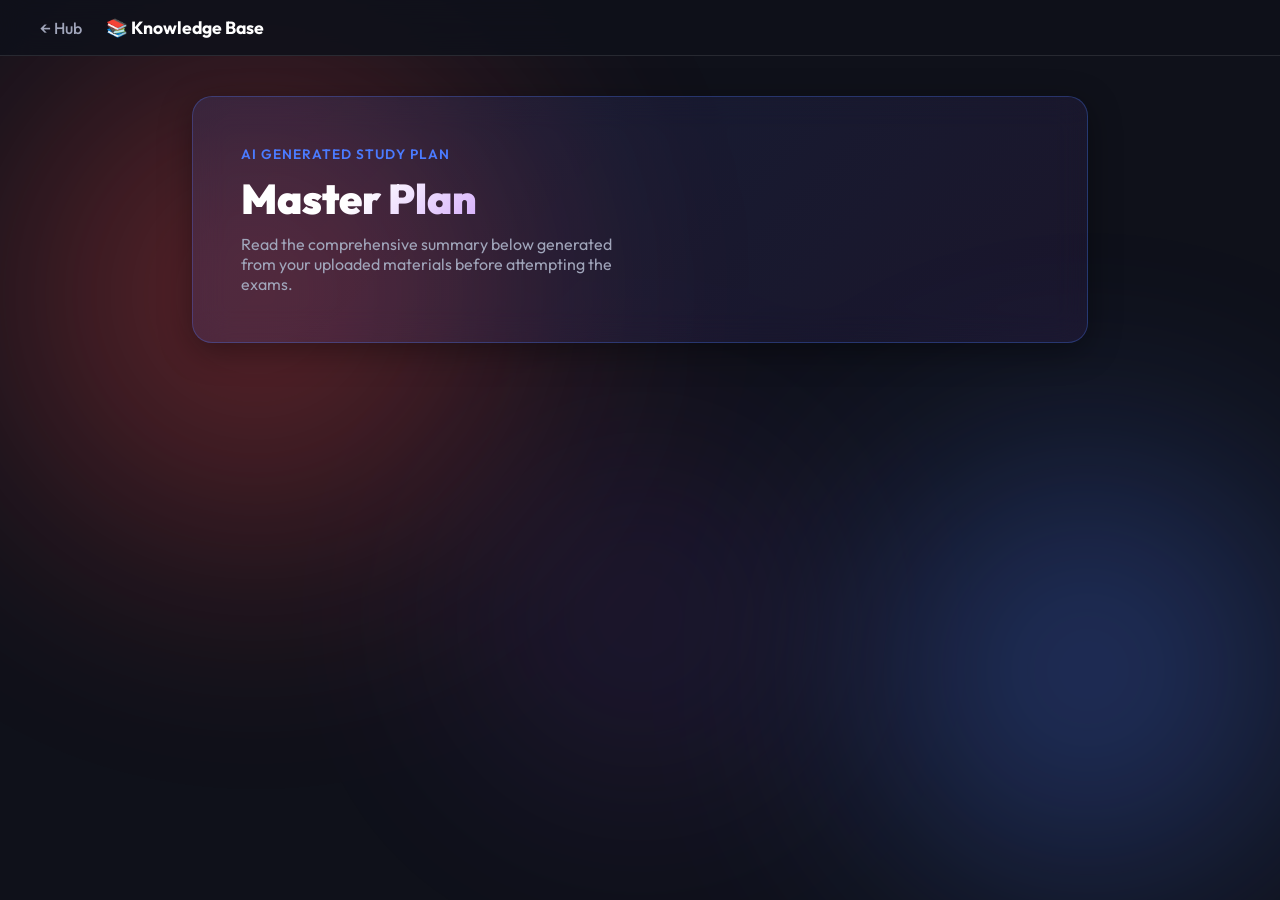
<file: dynamic_knowledge.html>
<!DOCTYPE html>
<html lang="en">
<head>
    <meta charset="UTF-8">
    <meta name="viewport" content="width=device-width, initial-scale=1.0">
    <title>Knowledge Base</title>
    <!-- PWA & iOS Meta Tags -->
    <link rel="manifest" href="manifest.json">
    <meta name="theme-color" content="#0f111a">
    <meta name="apple-mobile-web-app-capable" content="yes">
    
    <link rel="preconnect" href="https://fonts.googleapis.com">
    <link rel="preconnect" href="https://fonts.gstatic.com" crossorigin>
    <link href="https://fonts.googleapis.com/css2?family=Outfit:wght@300;400;500;700;900&display=swap" rel="stylesheet">
    <link rel="stylesheet" href="styles.css">
    <link rel="stylesheet" href="knowledge.css">
</head>
<body>
    <div class="dynamic-background">
        <div class="glow-orb red"></div>
        <div class="glow-orb blue"></div>
        <div class="glow-orb purple"></div>
    </div>

    <!-- NAV -->
    <nav class="kb-nav">
        <a href="#" id="back-link" class="nav-back">← Hub</a>
        <span class="nav-title" id="kb-nav-title">📚 Knowledge Base</span>
    </nav>

    <div class="kb-container">
        <!-- HERO -->
        <header class="kb-hero glass-card">
            <div class="hero-text">
                <p class="hero-tag" id="kb-tag">AI Generated Study Plan</p>
                <h1 id="kb-title">Master Plan</h1>
                <p class="hero-sub">Read the comprehensive summary below generated from your uploaded materials before attempting the exams.</p>
            </div>
        </header>

        <!-- Dynamic Content Mount -->
        <div id="dynamic-content-mount">
            <!-- Overall Summary goes here -->
        </div>

        <div id="chapters-mount" style="margin-top: 40px;">
            <!-- Chapter summaries go here -->
        </div>
    </div>

    <script>
        const urlParams = new URLSearchParams(window.location.search);
        const moduleName = urlParams.get('module');
        const reqChapter = urlParams.get('chapter');
        const reqChapters = urlParams.get('chapters') ? urlParams.get('chapters').split(',') : null;
        
        document.getElementById('back-link').href = moduleName ? `module_hub.html?module=${encodeURIComponent(moduleName)}` : 'index.html';
        if(moduleName) {
            document.getElementById('kb-nav-title').innerText = "📚 " + moduleName;
            
            let titleStr = moduleName + " Overview";
            if (reqChapter) titleStr = reqChapter + " Notes";
            else if (reqChapters) titleStr = "Combined Notes";
            
            document.getElementById('kb-title').innerText = titleStr;
            document.title = titleStr + " - Knowledge Base";
        }

        function renderDynamicKnowledge() {
            let dict = JSON.parse(localStorage.getItem('dynamic_modules') || '[]');
            let mod = dict.find(m => m.name === moduleName);
            if(!mod) return;

            const contentMount = document.getElementById('dynamic-content-mount');
            // Only show master plan if we are looking at the overall module (no specific chapters requested)
            if (!reqChapter && !reqChapters) {
                if (mod.overallSummary) {
                    const section = document.createElement('section');
                    section.className = 'kb-section glass-card';
                    section.style.padding = '2rem';
                    section.innerHTML = `
                        <h2 style="color:#a855f7; margin-bottom:1rem;">Module Master Plan</h2>
                        <div style="line-height:1.6; color:#b0bdc8;">${mod.overallSummary}</div>
                    `;
                    contentMount.appendChild(section);
                } else {
                    contentMount.innerHTML = '<p style="text-align:center; color:#a0a5ba; margin-top:20px;">No overall summary generated yet. Add more chapters to compile a Master Plan.</p>';
                }
            }

            const chapMount = document.getElementById('chapters-mount');
            if (mod.chapters && mod.chapters.length > 0) {
                mod.chapters.forEach(chap => {
                    if(!chap.summary) return;
                    
                    // Filter logic
                    if(reqChapter && chap.name !== reqChapter) return;
                    if(reqChapters && !reqChapters.includes(chap.name)) return;
                    
                    const section = document.createElement('section');
                    section.className = 'kb-section';
                    
                    if (chap.isAIEnhanced === false) {
                        // Fallback purely for legacy modules that weren't processed
                        section.innerHTML = `
                            <div class="section-header">
                                <span class="section-icon">📄</span>
                                <div><h2>${chap.name} (Legacy Unprocessed)</h2></div>
                            </div>
                            <div class="glass-card" style="padding:1.5rem; line-height:1.6; color:#b0bdc8;">
                                <div class="info-card accent-purple" style="margin-bottom:15px;">
                                    <strong>Unprocessed PDF:</strong> Please delete and re-upload this chapter. The app will now automatically queue it and generate the proper AI layout over time.
                                </div>
                            </div>
                        `;
                    } else {
                        section.innerHTML = `
                            <div class="section-header">
                                <span class="section-icon">📖</span>
                                <div><h2>${chap.name}</h2></div>
                            </div>
                            <div class="glass-card" style="padding:1.5rem; line-height:1.6; color:#b0bdc8;">
                                ${chap.summary}
                            </div>
                        `;
                    }
                    chapMount.appendChild(section);
                });
            }
        }

        window.onload = renderDynamicKnowledge;
    </script>
</body>
</html>
</file>
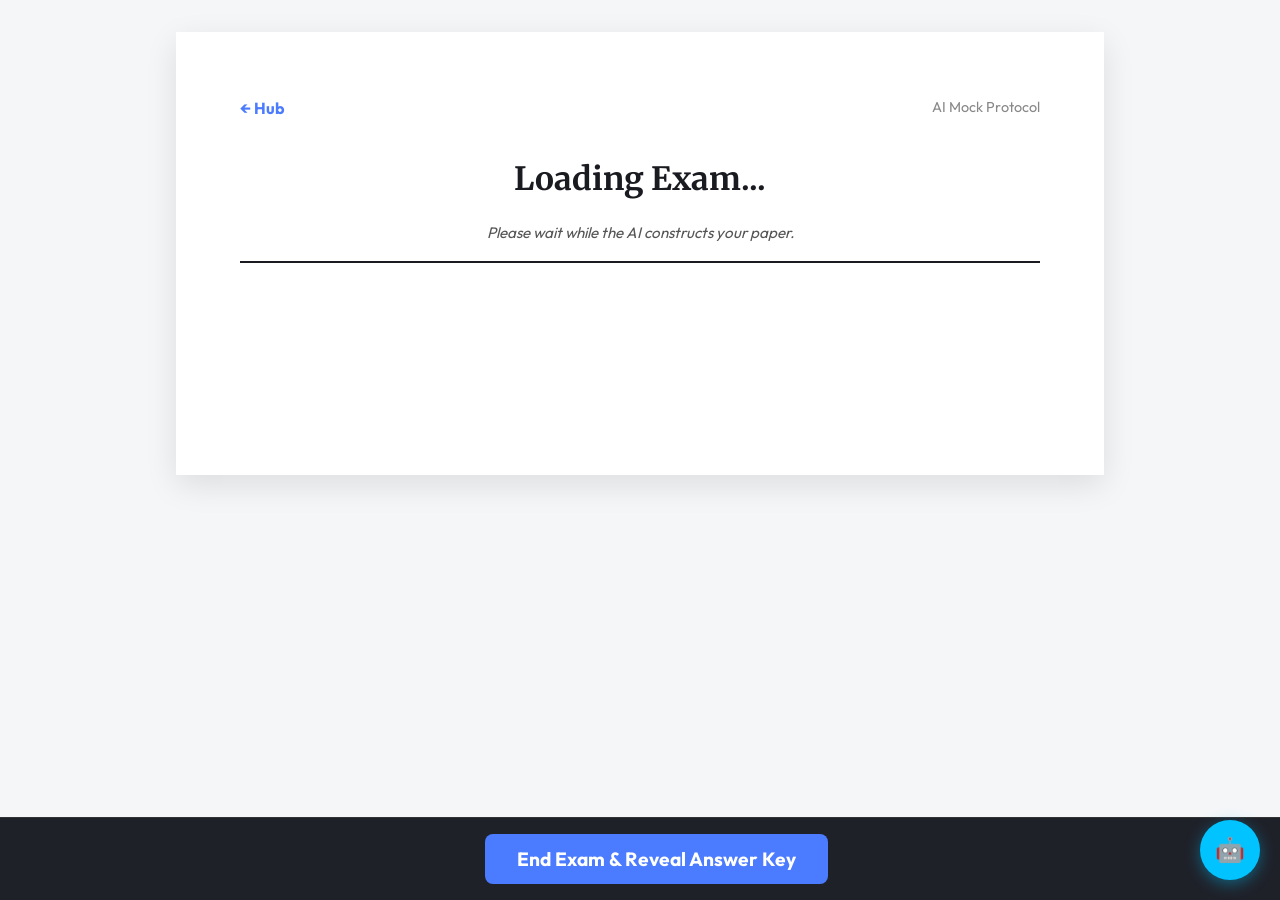
<file: exam_paper.html>
<!DOCTYPE html>
<html lang="en">
<head>
    <meta charset="UTF-8">
    <meta name="viewport" content="width=device-width, initial-scale=1.0">
    <title>Mock Exam Paper</title>
    <!-- PWA & iOS Meta Tags -->
    <link rel="manifest" href="manifest.json">
    <meta name="theme-color" content="#ffffff">
    
    <link rel="preconnect" href="https://fonts.googleapis.com">
    <link rel="preconnect" href="https://fonts.gstatic.com" crossorigin>
    <link href="https://fonts.googleapis.com/css2?family=Merriweather:wght@300;400;700&family=Outfit:wght@300;500;700&display=swap" rel="stylesheet">
    
    <!-- Unique styling for exam paper reading layout (Light Mode feeling) -->
    <style>
        body {
            background-color: #f4f6f8;
            color: #1a1b20;
            font-family: 'Merriweather', serif; /* Serif for official paper feel */
            margin: 0;
            padding: 0;
            line-height: 1.6;
        }

        .paper-container {
            max-width: 800px;
            margin: 2rem auto;
            background: white;
            padding: 4rem;
            box-shadow: 0 10px 30px rgba(0,0,0,0.1);
            position: relative;
        }

        .nav-header {
            font-family: 'Outfit', sans-serif;
            margin-bottom: 2rem;
            display: flex;
            justify-content: space-between;
        }
        
        .nav-header a {
            color: #4b7bff;
            text-decoration: none;
            font-weight: bold;
        }

        .exam-header {
            text-align: center;
            border-bottom: 2px solid #1a1b20;
            padding-bottom: 1rem;
            margin-bottom: 3rem;
        }

        .exam-header h1 {
            font-size: 2rem;
            margin: 0 0 1rem 0;
        }

        .exam-instructions {
            font-style: italic;
            color: #555;
            font-size: 0.95rem;
            font-family: 'Outfit', sans-serif;
        }

        .question-block {
            margin-bottom: 3rem;
        }

        .main-prompt {
            font-weight: bold;
            font-size: 1.1rem;
            margin-bottom: 1.5rem;
        }

        .sub-question {
            margin-bottom: 2rem;
            padding-left: 2rem;
            position: relative;
        }

        .sq-id {
            position: absolute;
            left: 0;
            font-weight: bold;
        }

        .user-input {
            width: 100%;
            min-height: 100px;
            margin-top: 10px;
            padding: 10px;
            border: 1px solid #ccc;
            border-radius: 4px;
            font-family: 'Outfit', sans-serif;
            font-size: 1rem;
            resize: vertical;
            background: #fafafa;
        }

        /* Grading Mode Styles */
        .grading-panel {
            position: fixed;
            bottom: 0; left: 0; width: 100%;
            background: rgba(20, 22, 30, 0.95);
            backdrop-filter: blur(10px);
            padding: 1rem;
            display: flex;
            justify-content: center;
            border-top: 1px solid #333;
            z-index: 100;
        }

        .btn {
            font-family: 'Outfit', sans-serif;
            background: #4b7bff;
            color: white;
            border: none;
            padding: 0.8rem 2rem;
            font-size: 1.2rem;
            border-radius: 8px;
            cursor: pointer;
            font-weight: bold;
        }
        .btn:hover { background: #3a60cc; }

        .answer-key {
            display: none;
            margin-top: 15px;
            padding: 15px;
            background: #e6fced;
            border-left: 4px solid #00e676;
            font-family: 'Outfit', sans-serif;
            font-size: 0.95rem;
        }

        .answer-key.visible {
            display: block;
        }

        @media (max-width: 800px) {
            .paper-container { margin: 0; padding: 2rem; }
        }
    </style>
</head>
<body>
    
    <div class="paper-container">
        <div class="nav-header">
            <a href="#" id="back-link">← Hub</a>
            <span style="color: #888; font-size: 0.9rem;">AI Mock Protocol</span>
        </div>

        <div class="exam-header">
            <h1 id="exam-title">Loading Exam...</h1>
            <div class="exam-instructions" id="exam-inst">Please wait while the AI constructs your paper.</div>
        </div>

        <div id="paper-mount">
            <!-- Questions rendered here -->
        </div>

        <!-- Space for the fixed bottom bar -->
        <div style="height: 100px;"></div>
    </div>

    <div class="grading-panel">
        <button class="btn" id="check-answers-btn">End Exam & Reveal Answer Key</button>
    </div>

    <script>
        const urlParams = new URLSearchParams(window.location.search);
        const moduleName = urlParams.get('module');
        const examName = urlParams.get('exam');
        
        document.getElementById('back-link').href = moduleName ? `module_hub.html?module=${encodeURIComponent(moduleName)}` : 'index.html';

        let currentExam = null;

        function loadExam() {
            let dict = JSON.parse(localStorage.getItem('dynamic_modules') || '[]');
            let mod = dict.find(m => m.name === moduleName);
            if(!mod || !mod.exams) return;

            currentExam = mod.exams.find(e => e.name === examName);
            if(!currentExam) return;

            document.getElementById('exam-title').innerText = currentExam.title;
            document.getElementById('exam-inst').innerText = currentExam.instructions || "Attempt all questions in the provided space.";
            document.title = currentExam.title;

            renderQuestions();
        }

        function renderQuestions() {
            const mount = document.getElementById('paper-mount');
            mount.innerHTML = '';

            currentExam.questions.forEach(q => {
                const block = document.createElement('div');
                block.className = 'question-block';
                
                block.innerHTML = `<div class="main-prompt">Q${q.number}. ${q.prompt}</div>`;

                if(q.subQuestions) {
                    q.subQuestions.forEach(sq => {
                        const sqDiv = document.createElement('div');
                        sqDiv.className = 'sub-question';
                        
                        // Find the matching answer dynamically
                        const matchingAns = currentExam.answers.find(a => a.id === sq.id) || { answerHtml: "No answer key provided." };

                        sqDiv.innerHTML = `
                            <span class="sq-id">(${sq.id})</span>
                            <div class="sq-text">${sq.text}</div>
                            <textarea class="user-input" placeholder="Write your response here..."></textarea>
                            <div class="answer-key" id="ans-${sq.id}">
                                ${matchingAns.answerHtml}
                            </div>
                        `;
                        block.appendChild(sqDiv);
                    });
                }
                
                mount.appendChild(block);
            });
        }

        document.getElementById('check-answers-btn').addEventListener('click', (e) => {
            const btn = e.target;
            if(btn.innerText === 'End Exam & Reveal Answer Key') {
                if(confirm("Are you sure you want to end the exam and reveal all solutions?")) {
                    document.querySelectorAll('.answer-key').forEach(el => el.classList.add('visible'));
                    document.querySelectorAll('.user-input').forEach(el => {
                        el.readOnly = true; 
                        el.style.backgroundColor = "#eef0f2";
                        el.style.color = "#555";
                    });
                    btn.innerText = "Exam Graded. Return to Hub.";
                    btn.style.backgroundColor = "#a855f7";
                }
            } else {
                window.location.href = `module_hub.html?module=${encodeURIComponent(moduleName)}`;
            }
        });

        window.onload = loadExam;

        window.getCurrentChatContext = function() {
            if(!currentExam) return "Student is at exam paper but it hasn't loaded.";
            return `Student is taking this Mock Exam: ${currentExam.title}.\nExam Instructions: ${currentExam.instructions || ''}\nQuestions in this exam point back to the uploaded past paper.`;
        };
    </script>
    <script src="ai_service.js"></script>
    <script src="chatbot.js"></script>
</body>
</html>
</file>
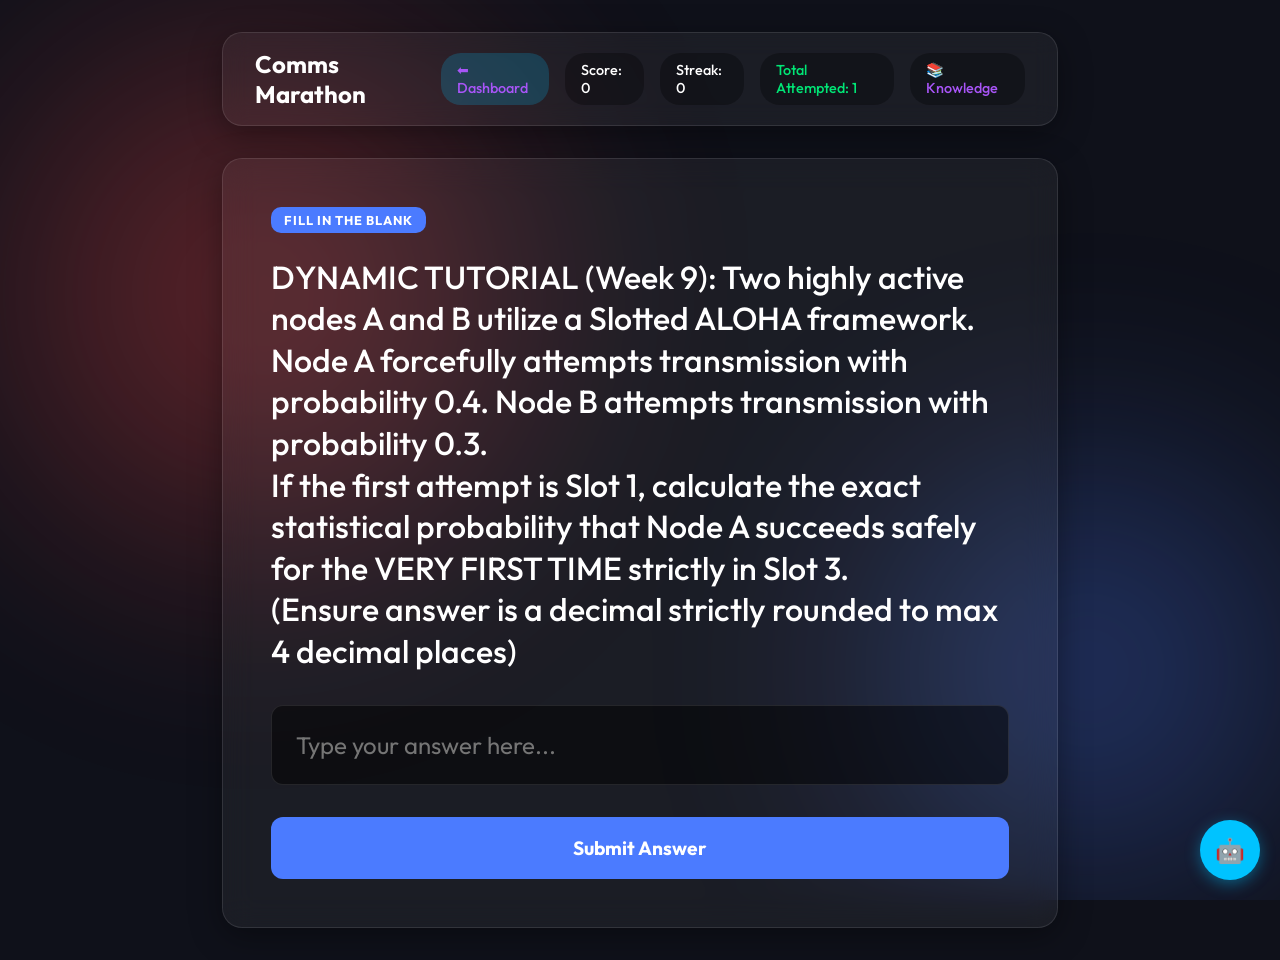
<file: quiz.html>
<!DOCTYPE html>
<html lang="en">
<head>
    <meta charset="UTF-8">
    <meta name="viewport" content="width=device-width, initial-scale=1.0">
    <title>Computer Communications - Endless Marathon</title>
    <!-- PWA & iOS Meta Tags -->
    <link rel="manifest" href="manifest.json">
    <meta name="theme-color" content="#0f111a">
    <meta name="apple-mobile-web-app-capable" content="yes">
    <meta name="apple-mobile-web-app-status-bar-style" content="black-translucent">
    <link rel="apple-touch-icon" href="icon.png">

    <!-- Google Fonts: Outfit -->
    <link rel="preconnect" href="https://fonts.googleapis.com">
    <link rel="preconnect" href="https://fonts.gstatic.com" crossorigin>
    <link href="https://fonts.googleapis.com/css2?family=Outfit:wght@300;500;700&display=swap" rel="stylesheet">
    <!-- Local Styles -->
    <link rel="stylesheet" href="styles.css">
</head>
<body>
    <div class="dynamic-background">
        <div class="glow-orb red"></div>
        <div class="glow-orb blue"></div>
    </div>

    <div class="app-container">
        <!-- Header -->
        <header class="glass-header">
            <h1 class="title" id="quiz-title">Comms Marathon</h1>
            <div class="stats">
                <a href="index.html" class="stat-pill kb-link" style="background: rgba(0, 195, 255, 0.2);">⬅ Dashboard</a>
                <div class="stat-pill">Score: <span id="score">0</span></div>
                <div class="stat-pill">Streak: <span id="streak">0</span></div>
                <div class="stat-pill streak-hot" id="marathon-count">Question: 1</div>
                <a href="knowledge.html" class="stat-pill kb-link" id="knowledge-btn">📚 Knowledge</a>
            </div>
        </header>

        <!-- Main Question Area -->
        <main class="question-container glass-card" id="quiz-card">
            <div class="question-type-badge" id="q-type">Multiple Choice</div>
            <h2 class="question-prompt" id="q-prompt">Loading question...</h2>
            
            <!-- Dynamic Content Mount Point -->
            <div id="q-mount" class="mount-point">
                <!-- Rendered dynamically by JS -->
            </div>
            
            <button id="submit-btn" class="action-btn" style="display:none;">Submit Answer</button>
        </main>

        <!-- Feedback Overlay -->
        <div class="feedback-overlay hidden" id="feedback-modal">
            <div class="feedback-card">
                <h2 id="feedback-title">Incorrect</h2>
                <div class="explanation-box" id="feedback-explanation">
                    Detailed explanation goes here.
                </div>
                <button id="next-btn" class="action-btn">Got it! Next Question</button>
            </div>
        </div>
    </div>

    <!-- Logic -->
    <script src="data.js"></script>
    <script src="app.js"></script>
    <script src="ai_service.js"></script>
    <script src="chatbot.js"></script>
    <!-- Service Worker Registration -->
    <script>
        if ('serviceWorker' in navigator) {
            window.addEventListener('load', () => {
                navigator.serviceWorker.register('sw.js');
            });
        }
    </script>
</body>
</html>
</file>
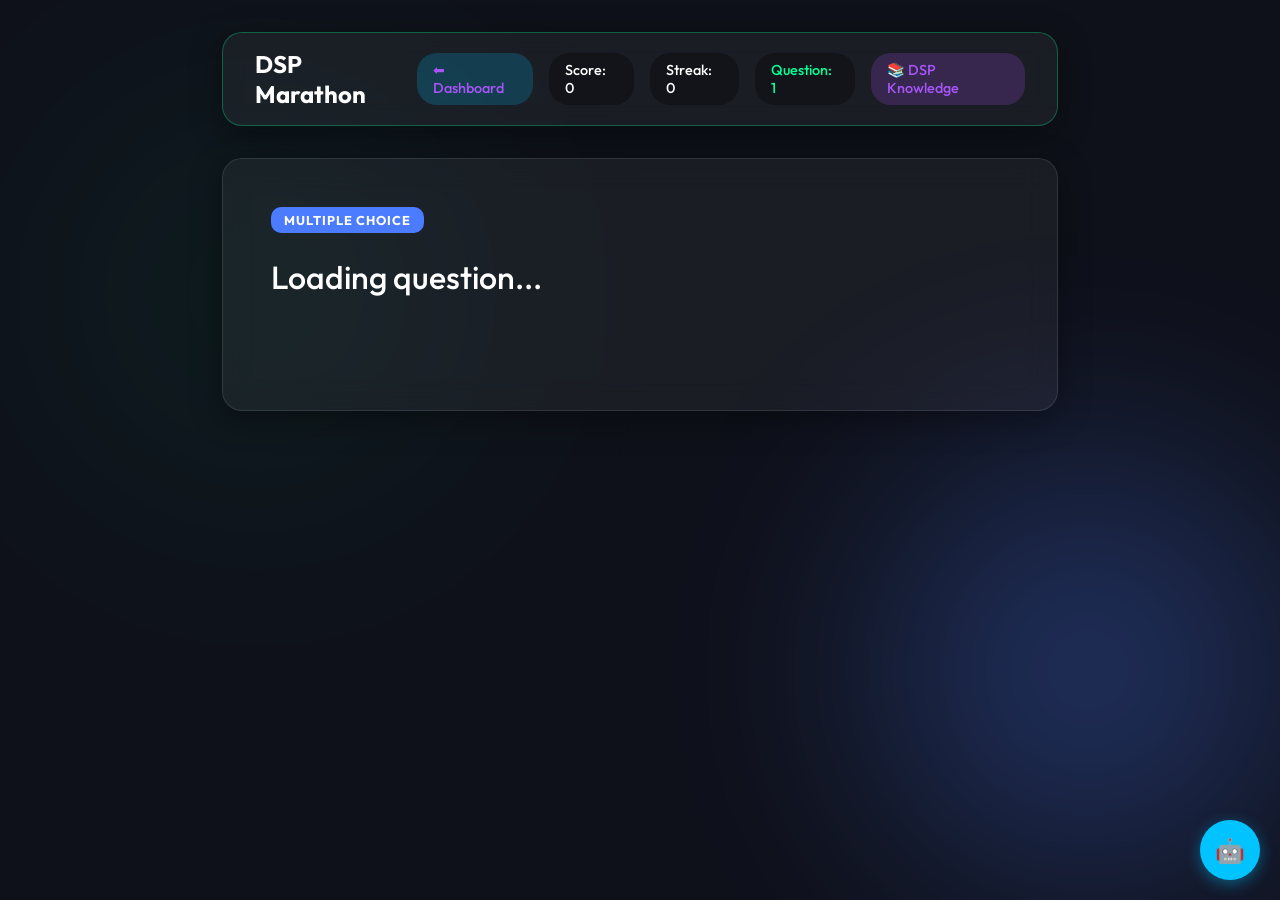
<file: quiz_dsp.html>
<!DOCTYPE html>
<html lang="en">
<head>
    <meta charset="UTF-8">
    <meta name="viewport" content="width=device-width, initial-scale=1.0">
    <title>Digital Signal Processing - Endless Marathon</title>
    <!-- PWA & iOS Meta Tags -->
    <link rel="manifest" href="manifest.json">
    <meta name="theme-color" content="#0f111a">
    <meta name="apple-mobile-web-app-capable" content="yes">
    <meta name="apple-mobile-web-app-status-bar-style" content="black-translucent">
    <link rel="apple-touch-icon" href="icon.png">

    <!-- Google Fonts: Outfit -->
    <link rel="preconnect" href="https://fonts.googleapis.com">
    <link rel="preconnect" href="https://fonts.gstatic.com" crossorigin>
    <link href="https://fonts.googleapis.com/css2?family=Outfit:wght@300;500;700&display=swap" rel="stylesheet">
    <!-- Local Styles -->
    <link rel="stylesheet" href="styles.css">
</head>
<body>
    <div class="dynamic-background">
        <div class="glow-orb red" style="background: radial-gradient(circle, rgba(0,255,150,0.15) 0%, rgba(0,255,150,0) 70%);"></div>
        <div class="glow-orb blue"></div>
    </div>

    <div class="app-container">
        <!-- Header -->
        <header class="glass-header" style="border-color: rgba(0,255,150,0.3);">
            <h1 class="title" id="quiz-title">DSP Marathon</h1>
            <div class="stats">
                <a href="index.html" class="stat-pill kb-link" style="background: rgba(0, 195, 255, 0.2);">⬅ Dashboard</a>
                <div class="stat-pill">Score: <span id="score">0</span></div>
                <div class="stat-pill">Streak: <span id="streak">0</span></div>
                <div class="stat-pill streak-hot" id="marathon-count" style="color: #00ff96; border-color: #00ff96;">Question: 1</div>
                <a href="knowledge_dsp.html" class="stat-pill kb-link" id="knowledge-btn" style="background: rgba(168,85,247,0.2);">📚 DSP Knowledge</a>
            </div>
        </header>

        <!-- Main Question Area -->
        <main class="question-container glass-card" id="quiz-card">
            <div class="question-type-badge" id="q-type">Multiple Choice</div>
            <h2 class="question-prompt" id="q-prompt">Loading question...</h2>
            
            <!-- Dynamic Content Mount Point -->
            <div id="q-mount" class="mount-point">
                <!-- Rendered dynamically by JS -->
            </div>
            
            <button id="submit-btn" class="action-btn" style="display:none; background: rgba(0,255,150,0.1); border-color: rgba(0,255,150,0.3); color: #00ff96;">Submit Answer</button>
        </main>

        <!-- Feedback Overlay -->
        <div class="feedback-overlay hidden" id="feedback-modal">
            <div class="feedback-card">
                <h2 id="feedback-title">Incorrect</h2>
                <div class="explanation-box" id="feedback-explanation">
                    Detailed explanation goes here.
                </div>
                <button id="next-btn" class="action-btn">Got it! Next Question</button>
            </div>
        </div>
    </div>

    <!-- Logic -->
    <script src="data_dsp.js"></script>
    <script src="app.js"></script>
    <script src="ai_service.js"></script>
    <script src="chatbot.js"></script>
    <!-- Service Worker Registration -->
    <script>
        if ('serviceWorker' in navigator) {
            window.addEventListener('load', () => {
                navigator.serviceWorker.register('sw.js');
            });
        }
    </script>
</body>
</html>
</file>
<file: styles.css>
:root {
    --bg-dark: #0f111a;
    --glass-bg: rgba(255, 255, 255, 0.05);
    --glass-border: rgba(255, 255, 255, 0.1);
    --text-primary: #ffffff;
    --text-secondary: #a0a5ba;
    
    --accent-red: #ff4b4b;
    --accent-blue: #4b7bff;
    --accent-green: #00e676;
    
    --card-shadow: 0 8px 32px 0 rgba(0, 0, 0, 0.37);
}

* {
    margin: 0;
    padding: 0;
    box-sizing: border-box;
    font-family: 'Outfit', sans-serif;
}

body {
    background-color: var(--bg-dark);
    color: var(--text-primary);
    min-height: 100vh;
    overflow-x: hidden;
}

/* Fluid Background Orbs */
.dynamic-background {
    position: fixed;
    top: 0; left: 0; right: 0; bottom: 0;
    z-index: -1;
    overflow: hidden;
}
.glow-orb {
    position: absolute;
    border-radius: 50%;
    filter: blur(100px);
    opacity: 0.4;
    animation: float 20s infinite alternate cubic-bezier(0.5, 0, 0.5, 1);
}
.glow-orb.red {
    top: -10%; left: -10%;
    width: 60vw; height: 60vw;
    background: radial-gradient(circle, var(--accent-red) 0%, transparent 70%);
}
.glow-orb.blue {
    bottom: -10%; right: -10%;
    width: 50vw; height: 50vw;
    background: radial-gradient(circle, var(--accent-blue) 0%, transparent 70%);
    animation-delay: -10s;
}

@keyframes float {
    0% { transform: translateY(0) scale(1); }
    100% { transform: translateY(100px) scale(1.1); }
}

/* Layout */
.app-container {
    max-width: 900px;
    margin: 0 auto;
    padding: 2rem;
    display: flex;
    flex-direction: column;
    gap: 2rem;
}

/* Glassmorphism Classes */
.glass-header {
    display: flex;
    justify-content: space-between;
    align-items: center;
    padding: 1rem 2rem;
    background: var(--glass-bg);
    border: 1px solid var(--glass-border);
    border-radius: 20px;
    backdrop-filter: blur(12px);
    box-shadow: var(--card-shadow);
}
.glass-header .title {
    font-size: 1.5rem;
    font-weight: 700;
}
.stats {
    display: flex;
    gap: 1rem;
}
.stat-pill {
    background: rgba(0,0,0,0.3);
    padding: 0.5rem 1rem;
    border-radius: 20px;
    font-size: 0.9rem;
    font-weight: 500;
}
.streak-hot { color: var(--accent-green); }
.kb-link {
    text-decoration: none;
    color: #a855f7;
    transition: background 0.2s, color 0.2s;
}
.kb-link:hover {
    background: rgba(168,85,247,0.25);
    color: white;
}

.glass-card {
    background: var(--glass-bg);
    border: 1px solid var(--glass-border);
    border-radius: 20px;
    padding: 3rem;
    backdrop-filter: blur(16px);
    box-shadow: var(--card-shadow);
    transition: transform 0.3s ease, border-color 0.3s ease;
}

/* Question Area */
.question-type-badge {
    display: inline-block;
    padding: 0.3rem 0.8rem;
    background: var(--accent-blue);
    border-radius: 10px;
    font-size: 0.8rem;
    font-weight: 700;
    text-transform: uppercase;
    letter-spacing: 1px;
    margin-bottom: 1.5rem;
}

.question-prompt {
    font-size: 2rem;
    font-weight: 500;
    line-height: 1.3;
    margin-bottom: 2rem;
}

.mount-point {
    display: flex;
    flex-direction: column;
    gap: 1rem;
    margin-bottom: 2rem;
}

/* Button & Action Styles */
.mcq-btn {
    background: rgba(255,255,255,0.08);
    border: 1px solid var(--glass-border);
    color: var(--text-primary);
    padding: 1rem 1.5rem;
    border-radius: 12px;
    font-size: 1.1rem;
    text-align: left;
    cursor: pointer;
    transition: all 0.2s ease;
}
.mcq-btn:hover {
    background: rgba(255,255,255,0.15);
    transform: translateX(5px);
}
.mcq-btn.selected {
    border-color: var(--accent-blue);
    background: rgba(75, 123, 255, 0.2);
}

.action-btn {
    display: block;
    width: 100%;
    padding: 1.2rem;
    border: none;
    background: var(--accent-blue);
    color: white;
    font-size: 1.2rem;
    font-weight: 700;
    border-radius: 12px;
    cursor: pointer;
    transition: background 0.3s;
}
.action-btn:hover { background: #3a62cc; }

/* Fill in the blank / Calc Styles */
.fitb-input {
    background: rgba(0,0,0,0.5);
    border: 1px solid var(--glass-border);
    color: white;
    padding: 1.5rem;
    border-radius: 12px;
    font-size: 1.5rem;
    width: 100%;
    outline: none;
    transition: border-color 0.3s;
}
.fitb-input:focus {
    border-color: var(--accent-blue);
}

/* Drag and Drop Match Styles */
.dnd-container {
    display: flex;
    gap: 2rem;
}
.dnd-col {
    flex: 1;
    display: flex;
    flex-direction: column;
    gap: 1rem;
}
.drag-item {
    background: rgba(255,255,255,0.1);
    padding: 1rem;
    border-radius: 8px;
    cursor: grab;
    border: 1px solid var(--glass-border);
    text-align: center;
    font-weight: 700;
}
.drag-item:active { cursor: grabbing; opacity: 0.7; }

.drop-target {
    background: rgba(0,0,0,0.4);
    border: 2px dashed var(--glass-border);
    padding: 1rem;
    border-radius: 8px;
    min-height: 60px;
    display: flex;
    align-items: center;
    justify-content: center;
    transition: border-color 0.3s, background 0.3s;
}
.drop-target.hover {
    border-color: var(--accent-blue);
    background: rgba(75,123,255,0.1);
}
.drop-target .drag-item {
    width: 100%;
    margin: 0;
}
.match-row {
    display: flex;
    align-items: center;
    gap: 1rem;
}
.match-label {
    flex: 1;
    font-size: 1.1rem;
    background: rgba(0,0,0,0.2);
    padding: 1rem;
    border-radius: 8px;
    border-left: 4px solid var(--text-secondary);
}
.match-slot-wrapper {
    flex: 1;
}

/* Animation Feedbacks */
.shake {
    animation: shake 0.4s cubic-bezier(.36,.07,.19,.97) both;
    border-color: var(--accent-red) !important;
}
@keyframes shake {
  10%, 90% { transform: translate3d(-2px, 0, 0); }
  20%, 80% { transform: translate3d(4px, 0, 0); }
  30%, 50%, 70% { transform: translate3d(-8px, 0, 0); }
  40%, 60% { transform: translate3d(8px, 0, 0); }
}
.glow-success {
    box-shadow: 0 0 30px rgba(0, 230, 118, 0.4) !important;
    border-color: var(--accent-green) !important;
}

/* Feedback Modal Overlay */
.feedback-overlay {
    position: fixed;
    top: 0; left: 0; right: 0; bottom: 0;
    background: rgba(0,0,0,0.8);
    backdrop-filter: blur(10px);
    display: flex;
    align-items: center;
    justify-content: center;
    z-index: 100;
    opacity: 1;
    transition: opacity 0.3s;
}
.feedback-overlay.hidden {
    opacity: 0;
    pointer-events: none;
}
.feedback-card {
    background: var(--bg-dark);
    border: 1px solid var(--accent-red);
    padding: 3rem;
    border-radius: 20px;
    max-width: 600px;
    width: 90%;
    transform: translateY(0);
    transition: transform 0.3s;
}
.feedback-overlay.hidden .feedback-card {
    transform: translateY(50px);
}
#feedback-title {
    color: var(--accent-red);
    margin-bottom: 1.5rem;
    font-size: 2.5rem;
}
.explanation-box {
    color: var(--text-secondary);
    font-size: 1.1rem;
    line-height: 1.6;
    margin-bottom: 2rem;
    background: rgba(255,0,0,0.05);
    padding: 1.5rem;
    border-left: 4px solid var(--accent-red);
    border-radius: 0 8px 8px 0;
}
</file>
<file: knowledge.css>
/* ─── Knowledge Page Specific Styles ─── */

:root {
    --accent-purple: #a855f7;
}

/* Extra orb */
.glow-orb.purple {
    top: 40%; left: 30%;
    width: 40vw; height: 40vw;
    background: radial-gradient(circle, var(--accent-purple) 0%, transparent 70%);
    opacity: 0.15;
    animation-delay: -5s;
}

/* ─── Nav ─── */
.kb-nav {
    display: flex;
    align-items: center;
    gap: 1.5rem;
    padding: 1rem 2.5rem;
    background: rgba(15,17,26,0.85);
    backdrop-filter: blur(14px);
    border-bottom: 1px solid var(--glass-border);
    position: sticky;
    top: 0;
    z-index: 50;
    flex-wrap: wrap;
}
.nav-back {
    color: var(--text-secondary);
    text-decoration: none;
    font-weight: 500;
    transition: color 0.2s;
    white-space: nowrap;
}
.nav-back:hover { color: var(--text-primary); }
.nav-title {
    font-weight: 700;
    font-size: 1.1rem;
    white-space: nowrap;
}
.nav-pills {
    display: flex;
    gap: 0.5rem;
    flex-wrap: wrap;
    margin-left: auto;
}
.nav-pill {
    padding: 0.3rem 0.9rem;
    background: var(--glass-bg);
    border: 1px solid var(--glass-border);
    border-radius: 20px;
    color: var(--text-secondary);
    text-decoration: none;
    font-size: 0.82rem;
    font-weight: 500;
    transition: all 0.2s;
}
.nav-pill:hover, .nav-pill.active {
    background: rgba(75,123,255,0.25);
    border-color: var(--accent-blue);
    color: white;
}

/* ─── Container ─── */
.kb-container {
    max-width: 960px;
    margin: 0 auto;
    padding: 2.5rem 2rem 4rem;
    display: flex;
    flex-direction: column;
    gap: 3.5rem;
}

/* ─── Hero ─── */
.kb-hero {
    display: flex;
    align-items: center;
    justify-content: space-between;
    gap: 2rem;
    padding: 3rem;
    background: linear-gradient(135deg, rgba(75,123,255,0.12) 0%, rgba(168,85,247,0.08) 100%);
    border-color: rgba(75,123,255,0.3);
}
.hero-tag {
    font-size: 0.85rem;
    color: var(--accent-blue);
    font-weight: 600;
    letter-spacing: 1px;
    text-transform: uppercase;
    margin-bottom: 0.8rem;
}
.kb-hero h1 {
    font-size: 2.6rem;
    font-weight: 900;
    line-height: 1.1;
    background: linear-gradient(135deg, #fff 30%, #a855f7);
    -webkit-background-clip: text;
    -webkit-text-fill-color: transparent;
    background-clip: text;
    margin-bottom: 0.8rem;
}
.hero-sub {
    color: var(--text-secondary);
    font-size: 1rem;
    max-width: 400px;
}
.hero-svg-wrap { flex-shrink: 0; }
.hero-svg { width: 180px; opacity: 0.9; }

/* ─── Sections ─── */
.kb-section {
    display: flex;
    flex-direction: column;
    gap: 1.5rem;
}
.section-header {
    display: flex;
    align-items: flex-start;
    gap: 1.2rem;
}
.section-icon {
    font-size: 2.4rem;
    line-height: 1;
    flex-shrink: 0;
}
.section-header h2 {
    font-size: 1.9rem;
    font-weight: 700;
}
.section-sub {
    color: var(--text-secondary);
    margin-top: 0.3rem;
    font-size: 0.95rem;
}

/* ─── Column Layouts ─── */
.three-col { display: grid; grid-template-columns: repeat(3, 1fr); gap: 1.2rem; }
.two-col   { display: grid; grid-template-columns: 1fr 1fr; gap: 1.2rem; }

@media(max-width: 680px) {
    .three-col { grid-template-columns: 1fr; }
    .two-col   { grid-template-columns: 1fr; }
    .kb-hero   { flex-direction: column; }
    .kb-hero h1 { font-size: 2rem; }
    .hero-svg  { width: 120px; }
}

/* ─── Concept Cards ─── */
.concept-card {
    background: var(--glass-bg);
    border: 1px solid var(--glass-border);
    border-radius: 16px;
    padding: 1.5rem;
    backdrop-filter: blur(12px);
    transition: transform 0.25s, box-shadow 0.25s;
}
.concept-card:hover {
    transform: translateY(-4px);
    box-shadow: 0 12px 40px rgba(0,0,0,0.4);
}
.concept-card.accent-red   { border-left: 4px solid var(--accent-red);    background: linear-gradient(135deg, rgba(255,75,75,0.07), transparent); }
.concept-card.accent-blue  { border-left: 4px solid var(--accent-blue);   background: linear-gradient(135deg, rgba(75,123,255,0.07), transparent); }
.concept-card.accent-purple{ border-left: 4px solid var(--accent-purple); background: linear-gradient(135deg, rgba(168,85,247,0.07), transparent); }
.concept-card h3 { font-size: 1.15rem; font-weight: 700; margin-bottom: 0.7rem; }
.concept-icon { font-size: 1.8rem; margin-bottom: 0.6rem; }
.concept-card p { color: var(--text-secondary); font-size: 0.93rem; line-height: 1.6; }
.tag-row { display: flex; flex-wrap: wrap; gap: 0.4rem; margin-top: 0.9rem; }
.tag {
    font-size: 0.72rem;
    padding: 0.2rem 0.6rem;
    border-radius: 8px;
    font-weight: 600;
    background: rgba(255,255,255,0.08);
    color: var(--text-secondary);
    text-transform: uppercase;
    letter-spacing: 0.5px;
}
.tag.warn  { background: rgba(255,75,75,0.15); color: #ff8080; }
.tag.good  { background: rgba(0,230,118,0.15); color: #00e676; }

/* ─── Diagram / Info Cards ─── */
.diagram-card {
    padding: 2rem;
}
.diagram-title {
    font-size: 1.1rem;
    font-weight: 700;
    margin-bottom: 1.5rem;
}
.diagram-note {
    font-size: 0.82rem;
    color: var(--text-secondary);
    margin-top: 1rem;
    font-style: italic;
}

.info-card {
    background: var(--glass-bg);
    border: 1px solid var(--glass-border);
    border-radius: 16px;
    padding: 1.5rem 1.8rem;
    backdrop-filter: blur(12px);
}
.info-card.accent-red    { border-left: 4px solid var(--accent-red);    background: rgba(255,75,75,0.04); }
.info-card.accent-blue   { border-left: 4px solid var(--accent-blue);   background: rgba(75,123,255,0.04); }
.info-card.accent-purple { border-left: 4px solid var(--accent-purple); background: rgba(168,85,247,0.04); }
.info-card h3 { font-size: 1.1rem; font-weight: 700; margin-bottom: 0.7rem; }
.info-card p  { color: var(--text-secondary); font-size: 0.93rem; line-height: 1.65; }

/* ─── KB Lists ─── */
.kb-list, .kb-list-ol {
    color: var(--text-secondary);
    font-size: 0.93rem;
    line-height: 1.7;
    padding-left: 1.2rem;
}
.kb-list li::marker    { color: var(--accent-blue); }
.kb-list-ol li::marker { color: var(--accent-blue); }

/* ─── Formula & Example Boxes ─── */
.formula-box {
    font-family: 'Courier New', monospace;
    font-size: 0.9rem;
    padding: 0.9rem 1.2rem;
    border-radius: 10px;
    line-height: 1.7;
}
.formula-box.red   { background: rgba(255,75,75,0.1); border-left: 3px solid var(--accent-red); color: #ffa0a0; }
.formula-box.blue  { background: rgba(75,123,255,0.1); border-left: 3px solid var(--accent-blue); color: #a0b8ff; }
.formula-row { display: flex; gap: 1rem; flex-wrap: wrap; margin-top: 1rem; }
.formula-row .formula-box { flex: 1; min-width: 220px; }

.example-box {
    background: rgba(255,255,255,0.04);
    border: 1px solid var(--glass-border);
    border-radius: 10px;
    padding: 0.9rem 1.2rem;
    margin-top: 1rem;
    font-size: 0.88rem;
    color: var(--text-secondary);
    line-height: 1.7;
}

/* ─── Expandable Accordions ─── */
details.kb-accordion {
    background: rgba(255, 255, 255, 0.03);
    border: 1px solid var(--glass-border);
    border-radius: 12px;
    margin-top: 1rem;
    overflow: hidden;
    transition: all 0.3s ease;
}
details.kb-accordion[open] {
    background: rgba(0, 0, 0, 0.2);
    border-color: var(--accent-blue);
    box-shadow: 0 4px 20px rgba(0, 0, 0, 0.3);
}
summary.kb-summary {
    padding: 0.8rem 1.2rem;
    cursor: pointer;
    font-weight: 600;
    font-size: 0.95rem;
    color: var(--text-primary);
    background: rgba(255, 255, 255, 0.05);
    border-radius: 12px;
    list-style: none; /* Hide default arrow */
    display: flex;
    justify-content: space-between;
    align-items: center;
    transition: background 0.2s;
}
summary.kb-summary::-webkit-details-marker {
    display: none;
}
summary.kb-summary:hover {
    background: rgba(255, 255, 255, 0.1);
}
summary.kb-summary::after {
    content: "▼";
    font-size: 0.8rem;
    color: var(--text-secondary);
    transition: transform 0.3s ease;
}
details.kb-accordion[open] summary.kb-summary::after {
    transform: rotate(180deg);
    color: var(--accent-blue);
}
.kb-accordion.red[open] { border-color: var(--accent-red); }
.kb-accordion.red[open] summary.kb-summary::after { color: var(--accent-red); }

.kb-details-content {
    padding: 1.2rem;
    border-top: 1px solid rgba(255, 255, 255, 0.05);
    color: var(--text-secondary);
    font-size: 0.93rem;
    line-height: 1.6;
}

/* ─── Highlight Cards ─── */
.highlight-card {
    display: flex;
    align-items: flex-start;
    gap: 1.2rem;
    background: rgba(75,123,255,0.07);
    border: 1px solid rgba(75,123,255,0.3);
    border-radius: 16px;
    padding: 1.5rem 2rem;
}
.highlight-card.red-hl {
    background: rgba(255,75,75,0.07);
    border-color: rgba(255,75,75,0.3);
}
.highlight-icon { font-size: 2rem; flex-shrink: 0; }
.highlight-card h3 { font-size: 1.05rem; font-weight: 700; margin-bottom: 0.4rem; }
.highlight-card p  { color: var(--text-secondary); font-size: 0.93rem; line-height: 1.65; }

/* ─── Device Comparison ─── */
.device-compare {
    display: flex;
    justify-content: space-around;
    align-items: flex-start;
    gap: 1.5rem;
    flex-wrap: wrap;
}
.device-block { text-align: center; flex: 1; min-width: 130px; }
.device-block svg { width: 100%; max-width: 130px; display: block; margin: 0 auto; }
.device-name { font-size: 1rem; font-weight: 700; margin-top: 0.6rem; }
.device-fact { font-size: 0.78rem; color: var(--text-secondary); margin-top: 0.3rem; line-height: 1.5; }
.legend-row {
    display: flex;
    align-items: center;
    gap: 1.2rem;
    flex-wrap: wrap;
    margin-top: 1.2rem;
    font-size: 0.82rem;
    color: var(--text-secondary);
}
.legend-dot {
    display: inline-block;
    width: 12px; height: 12px;
    border-radius: 50%;
    flex-shrink: 0;
}
.legend-dot.red  { background: var(--accent-red); }
.legend-dot.blue { background: var(--accent-blue); }

/* ─── SVG / Diagrams ─── */
.full-svg { width: 100%; height: auto; display: block; }

/* ─── CSMA/CD Flowchart ─── */
.steps-flow {
    display: flex;
    flex-direction: column;
    align-items: center;
    gap: 0.3rem;
}
.step-box {
    padding: 0.7rem 1.5rem;
    border-radius: 10px;
    text-align: center;
    font-size: 0.93rem;
    line-height: 1.4;
    min-width: 220px;
}
.step-box.blue   { background: rgba(75,123,255,0.15); border: 1px solid rgba(75,123,255,0.4); }
.step-box.red    { background: rgba(255,75,75,0.15);  border: 1px solid rgba(255,75,75,0.4);  }
.step-box.green  { background: rgba(0,230,118,0.15);  border: 1px solid rgba(0,230,118,0.4);  }
.step-box small  { color: var(--text-secondary); display: block; font-size: 0.8rem; }
.step-arrow { font-size: 0.85rem; color: var(--text-secondary); padding: 0.15rem 0; }
.steps-branch { display: flex; gap: 3rem; justify-content: center; flex-wrap: wrap; }
.branch-col   { display: flex; flex-direction: column; align-items: center; gap: 0.3rem; }

/* ─── Backoff Table ─── */
.backoff-table { margin-top: 0.8rem; border-radius: 10px; overflow: hidden; }
.bt-row { display: flex; justify-content: space-between; padding: 0.45rem 0.9rem; font-size: 0.88rem; gap: 1rem; }
.bt-row.header { background: rgba(255,255,255,0.08); font-weight: 700; color: var(--text-primary); }
.bt-row:not(.header) { background: rgba(0,0,0,0.2); color: var(--text-secondary); border-top: 1px solid var(--glass-border); }
.bt-row.red-row { background: rgba(255,75,75,0.12); color: #ff8080; }

/* ─── Hidden Terminal Layout ─── */
.hidden-terminal-layout { display: flex; align-items: flex-start; gap: 1.5rem; flex-wrap: wrap; }
.ht-svg { flex: 1; min-width: 260px; max-width: 380px; }
.ht-points { flex: 1; min-width: 200px; display: flex; flex-direction: column; gap: 1rem; }
.ht-point {
    background: rgba(0,0,0,0.25);
    border-left: 3px solid var(--accent-blue);
    padding: 0.8rem 1rem;
    border-radius: 0 8px 8px 0;
    font-size: 0.88rem;
    color: var(--text-secondary);
    line-height: 1.6;
}

/* ─── 802.11 Standards Table ─── */
.std-table { border-radius: 10px; overflow: hidden; }
.std-row {
    display: grid;
    grid-template-columns: 1fr 1fr 1fr 2fr;
    padding: 0.55rem 1rem;
    font-size: 0.88rem;
    gap: 0.5rem;
    align-items: center;
}
.std-row.header { background: rgba(255,255,255,0.08); font-weight: 700; color: var(--text-primary); }
.std-row:not(.header) { background: rgba(0,0,0,0.2); color: var(--text-secondary); border-top: 1px solid var(--glass-border); }
.std-row.warn-row { background: rgba(255,75,75,0.08); }
.std-name { font-weight: 600; color: var(--text-primary); }

/* ─── VLAN Frame Diagram ─── */
.frame-diagram {
    display: flex;
    flex-wrap: wrap;
    gap: 0.4rem;
    align-items: stretch;
}
.frame-field {
    display: flex;
    flex-direction: column;
    align-items: center;
    justify-content: center;
    padding: 0.7rem 0.9rem;
    border-radius: 8px;
    font-size: 0.8rem;
    font-weight: 600;
    text-align: center;
    line-height: 1.4;
}
.frame-field small { font-size: 0.72rem; font-weight: 400; opacity: 0.8; }
.frame-field.grey   { background: rgba(255,255,255,0.05); border: 1px solid var(--glass-border); color: var(--text-secondary); }
.frame-field.blue   { background: rgba(75,123,255,0.15); border: 1px solid rgba(75,123,255,0.4); }
.frame-field.purple { background: rgba(168,85,247,0.2);  border: 1px solid rgba(168,85,247,0.6); }
.frame-field.green  { background: rgba(0,230,118,0.12);  border: 1px solid rgba(0,230,118,0.4); flex: 1; }
.glow-field { box-shadow: 0 0 18px rgba(168,85,247,0.5); animation: pulse-purple 2s infinite; }
@keyframes pulse-purple {
    0%, 100% { box-shadow: 0 0 14px rgba(168,85,247,0.4); }
    50%       { box-shadow: 0 0 28px rgba(168,85,247,0.8); }
}

/* ─── Switch Learning Grid ─── */
.learning-grid { display: grid; grid-template-columns: 1fr 1fr; gap: 1rem; }
@media(max-width: 500px) { .learning-grid { grid-template-columns: 1fr; } }
.learn-step {
    display: flex;
    align-items: flex-start;
    gap: 1rem;
    background: rgba(0,0,0,0.2);
    border-radius: 12px;
    padding: 1rem;
}
.learn-num {
    width: 32px; height: 32px;
    border-radius: 50%;
    background: var(--accent-blue);
    display: flex; align-items: center; justify-content: center;
    font-weight: 700; font-size: 0.9rem;
    flex-shrink: 0;
}
.learn-text { font-size: 0.9rem; color: var(--text-secondary); line-height: 1.6; }
.learn-text strong { color: var(--text-primary); }

/* ─── Cheat Sheet ─── */
.cheatsheet { padding: 2rem; }
.cs-grid { display: grid; grid-template-columns: 1fr 1fr; gap: 0; }
@media(max-width: 560px) { .cs-grid { grid-template-columns: 1fr; } }
.cs-item {
    display: flex;
    justify-content: space-between;
    align-items: center;
    gap: 1rem;
    padding: 0.7rem 1rem;
    border-bottom: 1px solid var(--glass-border);
    font-size: 0.88rem;
}
.cs-item:nth-child(odd)  { border-right: 1px solid var(--glass-border); }
.cs-label { color: var(--text-secondary); }
.cs-val   { font-weight: 700; color: var(--accent-blue); white-space: nowrap; }

/* ─── Footer ─── */
.kb-footer { display: flex; justify-content: center; }
.footer-btn { max-width: 320px; text-decoration: none; }

/* ─── Smart Search Bar ─── */
.search-container {
    width: 90%;
    max-width: 600px;
    margin: -25px auto 40px auto; 
    position: relative;
    z-index: 10;
}

.search-input {
    width: 100%;
    padding: 18px 24px;
    font-size: 1.05rem;
    color: var(--text-primary);
    background: rgba(15, 17, 26, 0.4);
    border: 1px solid var(--glass-border);
    border-radius: 30px;
    backdrop-filter: blur(12px);
    -webkit-backdrop-filter: blur(12px);
    outline: none;
    transition: all 0.3s ease;
    box-shadow: 0 8px 32px rgba(0, 0, 0, 0.3);
    font-family: inherit;
}

.search-input:focus {
    border-color: var(--accent-blue);
    box-shadow: 0 0 20px rgba(0, 255, 150, 0.2);
    background: rgba(15, 17, 26, 0.7);
}

.search-input::placeholder {
    color: rgba(255, 255, 255, 0.4);
}
</file>
